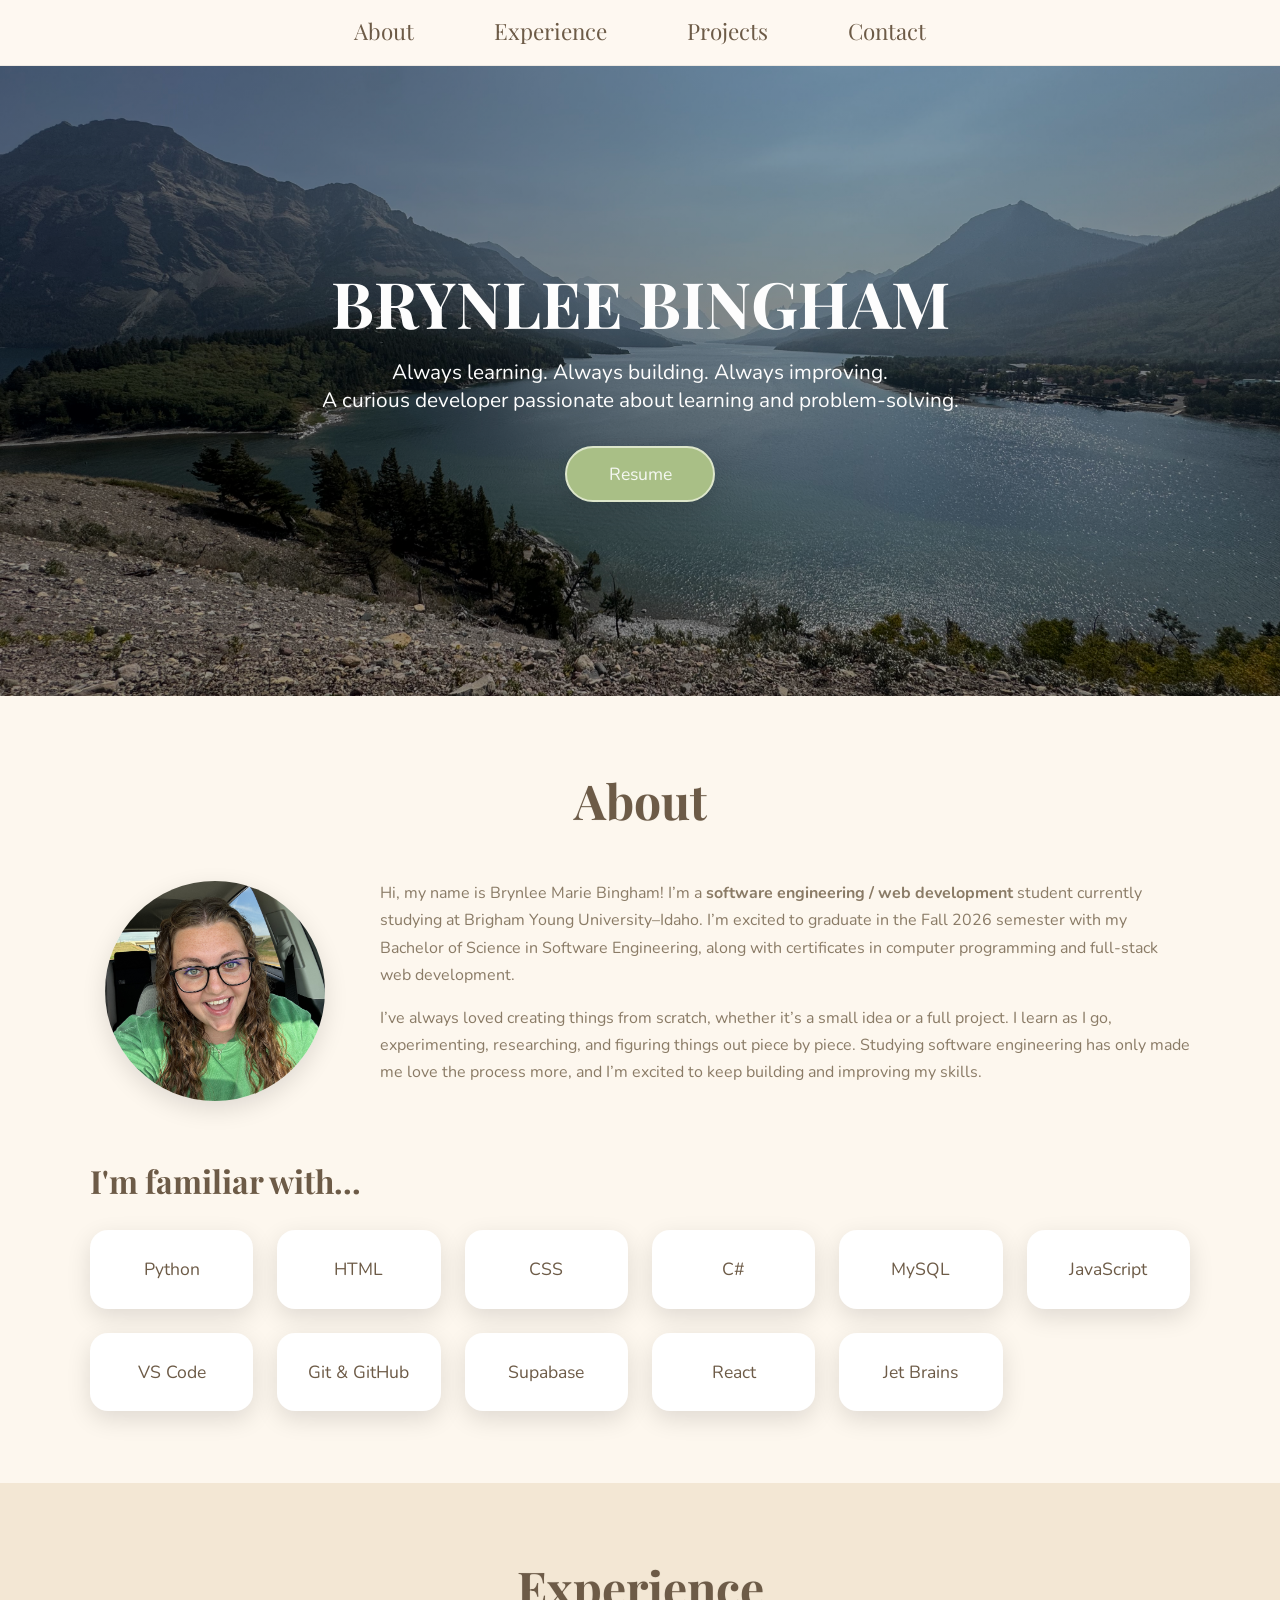
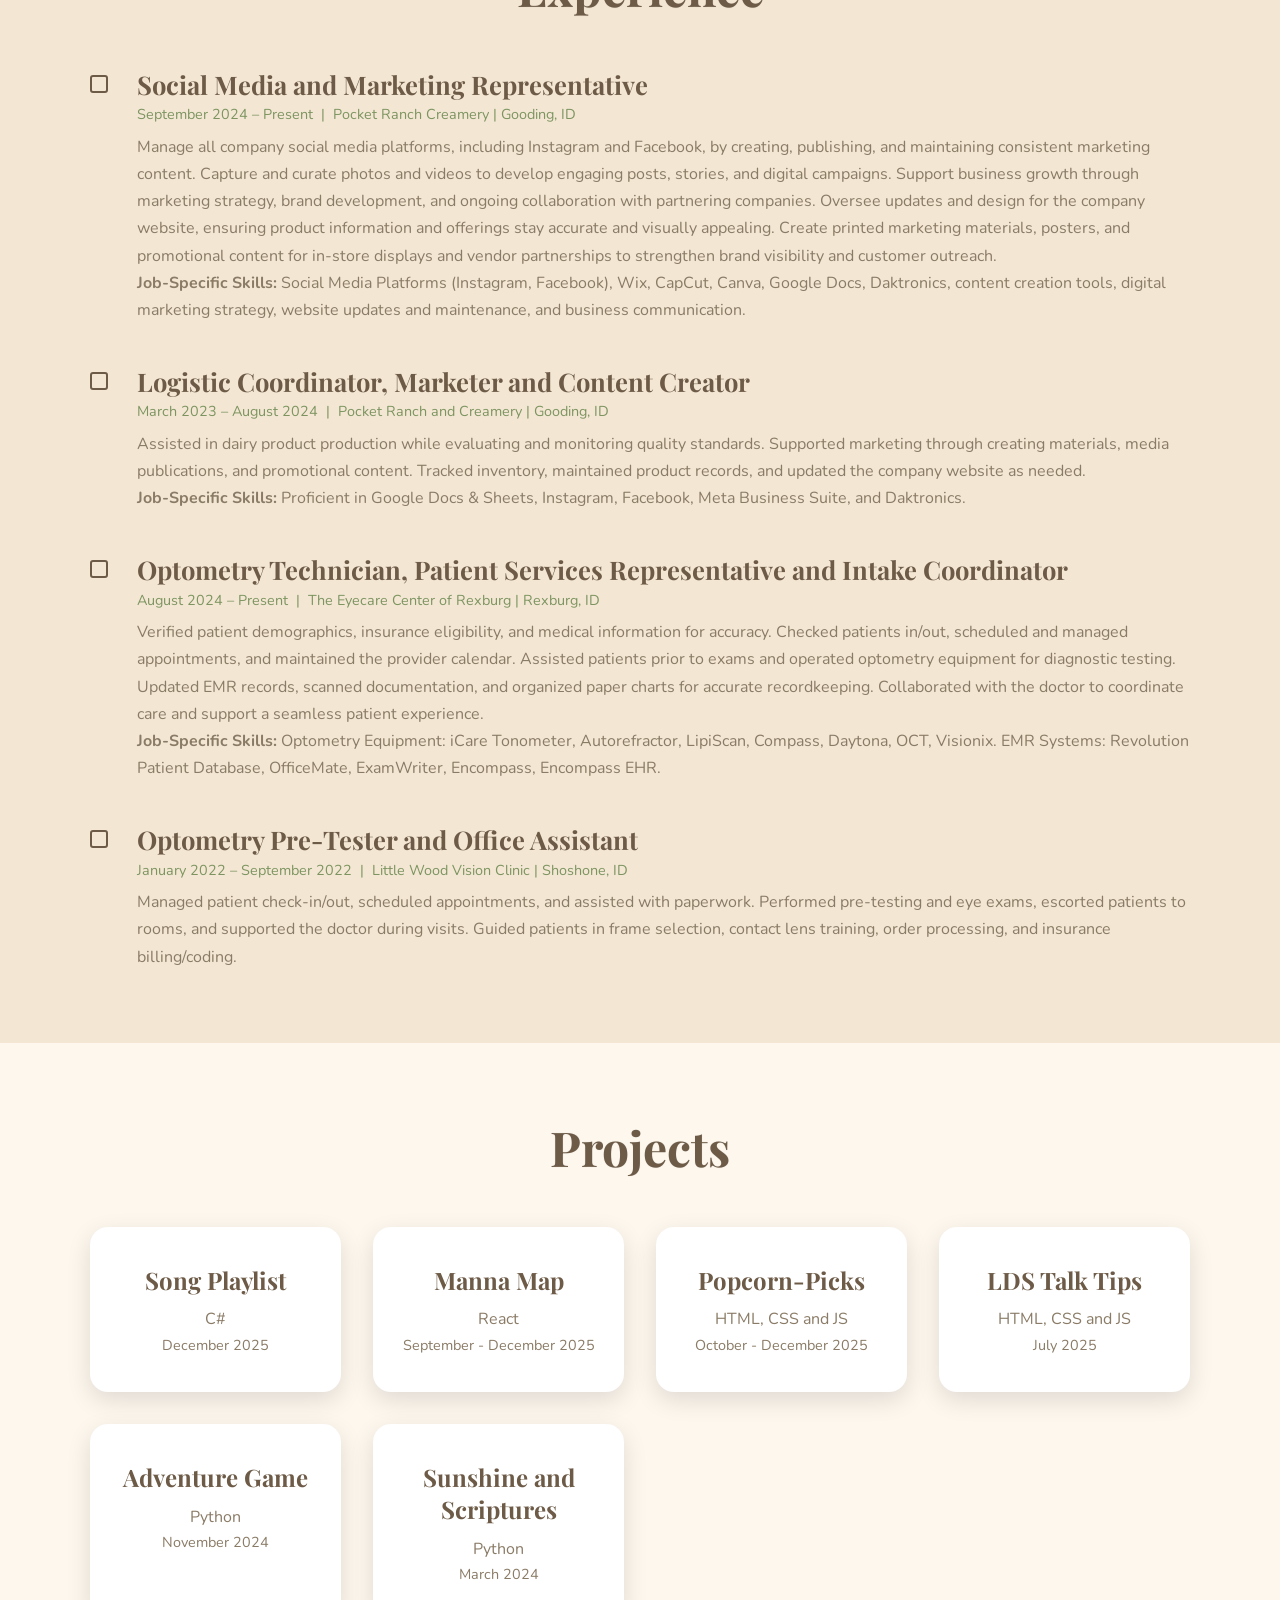
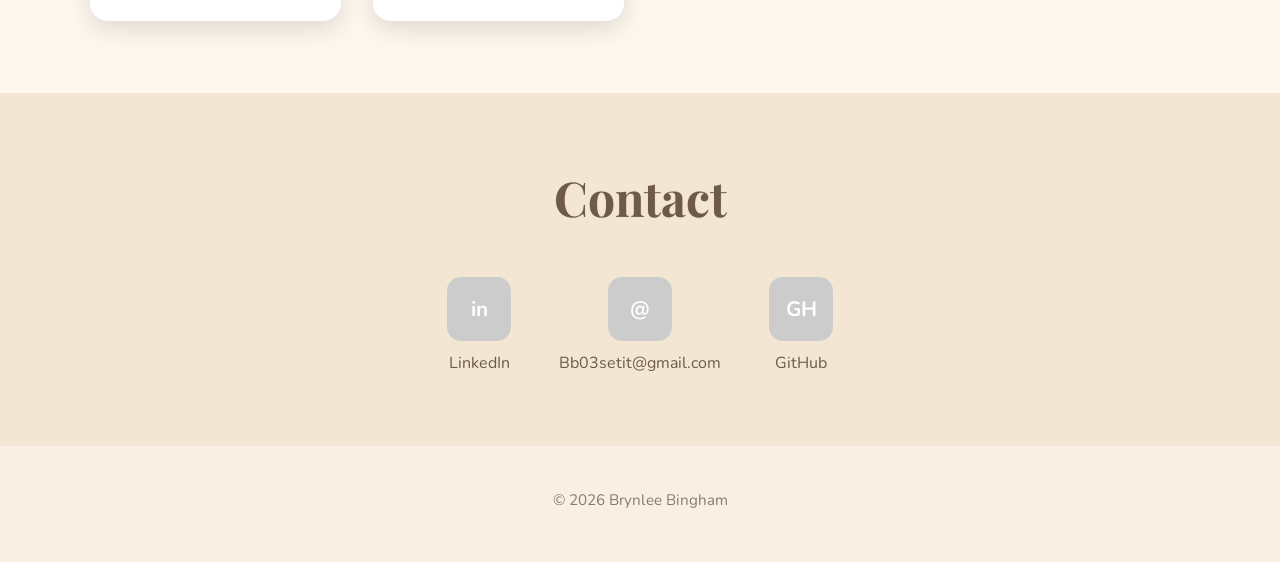
<file: portfolio website/index.html>
<!DOCTYPE html>
<html lang="en">
  <head>
    <meta charset="UTF-8" />
    <title>Brynlee Bingham | Portfolio</title>

    <meta name="viewport" content="width=device-width, initial-scale=1.0" />
    <meta
      name="description"
      content="Personal portfolio for Brynlee Bingham, showcasing experience, projects, and contact info."
    />

    <link
      href="https://fonts.googleapis.com/css2?family=Playfair+Display:wght@400;500;600&family=Nunito:wght@300;400;500;600&display=swap"
      rel="stylesheet"
    /> 

    <link rel="stylesheet" href="styles.css" />
  </head>
  <body>
<!-- this is the top navigation -->
    <header class="top-nav">
      <nav class="nav-inner">
      <!-- these are the top links that scroll through the page -->
        <a href="#about" class="nav-link active">About</a>
        <a href="#experience" class="nav-link">Experience</a>
        <a href="#projects" class="nav-link">Projects</a>
        <a href="#contact" class="nav-link">Contact</a>
      </nav>
    </header>

    <main>
      <!-- hero section and bk gd img -->
      <section id="hero" class="hero">
       <!-- the bk gd photo is in the css under .hero -->
        <div class="hero-overlay">
          <h1 class="hero-name">BRYNLEE BINGHAM</h1>

          <!-- edited it and added a second line -->
          <p class="hero-tagline">
            Always learning. Always building. Always improving.
            <br>A curious developer passionate about learning and problem-solving.
          </p>

          <!-- I need to link this to my resume button pdf -->
          <a href="#" class="hero-button">
            Resume
          </a>
        </div>
      </section>

      <!-- about section of the website -->
      <section id="about" class="section section-light">
        <div class="section-inner">
          <h2 class="section-title">About</h2>

          <div class="about-main">
            <!-- i put my profile pic in -->
            <div class="about-photo-wrapper">
              <img
                src="bingdawg.jpeg"
                alt="my profile pic"
                class="about-photo"
              />
            </div>

            <div class="about-text">
            <!-- my about paragraphs -->
              <p>
                Hi, my name is Brynlee Marie Bingham! I’m a <strong>software 
                    engineering / web development</strong> student currently 
                    studying at Brigham Young University–Idaho. I’m excited 
                    to graduate in the Fall 2026 semester with my Bachelor of 
                    Science in Software Engineering, along with certificates 
                    in computer programming and full-stack web development.

              </p>
              <p>
                I’ve always loved creating things from scratch, 
                whether it’s a small idea or a full project. I learn 
                as I go, experimenting, researching, and figuring 
                things out piece by piece. Studying software engineering 
                has only made me love the process more, and I’m excited 
                to keep building and improving my skills.
              </p>
            </div>
          </div>

          <!-- ========== SKILLS / TOOLS GRID ========== -->
          <div class="skills-section">
            <h3 class="skills-heading">I'm familiar with...</h3>

            <!-- these are the skills "im familiar with..." little boxes, I can change these anytime -->
            <div class="skills-grid">
              <div class="skill-card">
                <span class="skill-name">Python</span>
              </div>
              <div class="skill-card">
                <span class="skill-name">HTML</span>
              </div>
              <div class="skill-card">
                <span class="skill-name">CSS</span>
              </div>
              <div class="skill-card">
                <span class="skill-name">C#</span>
              </div>
              <div class="skill-card">
                <span class="skill-name">MySQL</span>
              </div>
              <div class="skill-card">
                <span class="skill-name">JavaScript</span>
              </div>
              <div class="skill-card">
                <span class="skill-name">VS Code</span>
              </div>
              <div class="skill-card">
                <span class="skill-name">Git &amp; GitHub</span>
              </div>
              <div class="skill-card">
                <span class="skill-name">Supabase</span>
              </div>
              <div class="skill-card">
                <span class="skill-name">React</span>
              </div>
              <div class="skill-card">
                <span class="skill-name">Jet Brains</span>
              </div>
            </div>
          </div>
        </div>
      </section>

     <!-- my experience section, kinda like my past jobs -->
     <section id="experience" class="section section-medium">
        <div class="section-inner">
          <h2 class="section-title">Experience</h2>
      
          <div class="experience-list">
      
            <!-- Current job: Social Media and Marketing Representative -->
            <article class="experience-item">
                <div class="experience-bullet"></div>
                <div class="experience-content">
                <h3 class="experience-role">Social Media and Marketing Representative</h3>
            
                <p class="experience-meta">
                    September 2024 – Present &nbsp;|&nbsp; Pocket Ranch Creamery | Gooding, ID
                </p>
                <p class="experience-description">
                    Manage all company social media platforms, including Instagram and Facebook, by creating, publishing, and maintaining consistent marketing content. Capture and curate photos and videos to develop engaging posts, stories, and digital campaigns. Support business growth through marketing strategy, brand development, and ongoing collaboration with partnering companies.                     Oversee updates and design for the company website, ensuring product information and offerings stay accurate and visually appealing. Create printed marketing materials, posters, and promotional content for in-store displays and vendor partnerships to strengthen brand visibility and customer outreach.

                </p>
                <p class="experience-description">
                    <strong>Job-Specific Skills:</strong>
                    Social Media Platforms (Instagram, Facebook), Wix, CapCut, Canva, Google Docs, Daktronics, content creation tools, digital marketing strategy, website updates and maintenance, and business communication.
                </p>
                </div>
            </article>
  
            <!-- Job 2: Logistic Coordinator, Marketer and Content Creator, right after mission  -->
            <article class="experience-item">
              <div class="experience-bullet"></div>
              <div class="experience-content">
                <h3 class="experience-role">Logistic Coordinator, Marketer and Content Creator</h3>
      
                <p class="experience-meta">
                  March 2023 – August 2024 &nbsp;|&nbsp; Pocket Ranch and Creamery | Gooding, ID
                </p>
      
                <p class="experience-description">
                  Assisted in dairy product production while evaluating and monitoring quality standards. 
                  Supported marketing through creating materials, media publications, and promotional content. 
                  Tracked inventory, maintained product records, and updated the company website as needed.
                </p>
      
                <p class="experience-description">
                  <strong>Job-Specific Skills:</strong>  
                  Proficient in Google Docs &amp; Sheets, Instagram, Facebook, Meta Business Suite, and Daktronics.
                </p>
              </div>
            </article>
      
            <!-- Job 3: Optometry Technician, Patient Services Representative and Intake Coordinator, The EyeCare Center -->
            <article class="experience-item">
              <div class="experience-bullet"></div>
              <div class="experience-content">
                <h3 class="experience-role">Optometry Technician, Patient Services Representative and Intake Coordinator</h3>
      
                <p class="experience-meta">
                  August 2024 – Present &nbsp;|&nbsp; The Eyecare Center of Rexburg | Rexburg, ID
                </p>
      
                <p class="experience-description">
                  Verified patient demographics, insurance eligibility, and medical information for accuracy.  
                  Checked patients in/out, scheduled and managed appointments, and maintained the provider calendar.  
                  Assisted patients prior to exams and operated optometry equipment for diagnostic testing.  
                  Updated EMR records, scanned documentation, and organized paper charts for accurate recordkeeping.  
                  Collaborated with the doctor to coordinate care and support a seamless patient experience.
                </p>
      
                <p class="experience-description">
                  <strong>Job-Specific Skills:</strong>  
                  Optometry Equipment: iCare Tonometer, Autorefractor, LipiScan, Compass, Daytona, OCT, Visionix.  
                  EMR Systems: Revolution Patient Database, OfficeMate, ExamWriter, Encompass, Encompass EHR.
                </p>
              </div>
            </article>
      
            <!-- Job 4: Optometry Pre-Tester and Office Assistant: Little Wood -->
            <article class="experience-item">
              <div class="experience-bullet"></div>
              <div class="experience-content">
                <h3 class="experience-role">Optometry Pre-Tester and Office Assistant</h3>
      
                <p class="experience-meta">
                  January 2022 – September 2022 &nbsp;|&nbsp; Little Wood Vision Clinic | Shoshone, ID
                </p>
      
                <p class="experience-description">
                  Managed patient check-in/out, scheduled appointments, and assisted with paperwork.  
                  Performed pre-testing and eye exams, escorted patients to rooms, and supported the doctor during visits.  
                  Guided patients in frame selection, contact lens training, order processing, and insurance billing/coding.
                </p>
              </div>
            </article>
      
          </div>
        </div>
      </section>


      <!-- this section is for all of the projects I have done -->
      <section id="projects" class="section section-light">
        <div class="section-inner">
          <h2 class="section-title">Projects</h2>

          <!--
            TODO: Each .project-card is one project.
            Change the title, tech, and date.
            You can add links or more info if you want.
          -->
          <div class="projects-grid">
            <article class="project-card">
              <h3 class="project-title">Song Playlist</h3>
              <p class="project-tech">C#</p>
              <p class="project-date">December 2025</p>
            </article>

            <article class="project-card">
              <h3 class="project-title">Manna Map</h3>
              <p class="project-tech">React</p>
              <p class="project-date"> September - December 2025</p>
            </article>

            <article class="project-card">
              <h3 class="project-title">Popcorn-Picks</h3>
              <p class="project-tech">HTML, CSS and JS</p>
              <p class="project-date">October - December 2025</p>
            </article>

            <article class="project-card">
              <h3 class="project-title">LDS Talk Tips</h3>
              <p class="project-tech">HTML, CSS and JS</p>
              <p class="project-date">July 2025</p>
            </article>

            <article class="project-card">
              <h3 class="project-title">Adventure Game</h3>
              <p class="project-tech">Python</p>
              <p class="project-date">November 2024</p>
            </article>

            <article class="project-card">
              <h3 class="project-title">Sunshine and Scriptures</h3>
              <p class="project-tech">Python</p>
              <p class="project-date">March 2024</p>
            </article>
            
          </div>
        </div>
      </section>

      <!-- this is the contanct me section! -->
      <section id="contact" class="section section-medium">
        <div class="section-inner">
          <h2 class="section-title">Contact</h2>

        <!-- these are for the bottom links, gotta fix them... -->
          <div class="contact-items">
            <div class="contact-item">
              <div class="contact-icon-placeholder">in</div>
              <a
                href="hhttps://www.linkedin.com/in/brynlee-bingham-713a44330/"
                target="_blank"
                rel="noreferrer"
                class="contact-label"
              >
                LinkedIn
              </a>
            </div>

            <div class="contact-item">
              <div class="contact-icon-placeholder">@</div>
              <a href="Bb03setit@gmail.com" class="contact-label">
                Bb03setit@gmail.com
              </a>
            </div>

            <div class="contact-item">
              <div class="contact-icon-placeholder">GH</div>
              <a
                href="https://github.com/Brynbing03"
                target="_blank"
                rel="noreferrer"
                class="contact-label"
              >
                GitHub
              </a>
            </div>
          </div>
        </div>
      </section>
    </main>

<!-- footer bby -->
    <footer class="footer">
      <p>&copy; <span id="year"></span> Brynlee Bingham</p>
    </footer>

    <script src="script.js"></script>
  </body>
</html>
</file>
<file: portfolio website/styles.css>
:root {
    --bg-light: #fdf7ee;
    --bg-medium: #f3e7d4;
    --text-main: #6d5b47;
    --text-muted: #8a7b66;
    --accent: #a9bf86; /* soft green */
    --accent-dark: #7d9460;
  
    --shadow-soft: 0 8px 25px rgba(0, 0, 0, 0.12);
    --radius-card: 18px;
  }
  
  *,
  *::before,
  *::after {
    box-sizing: border-box;
  }
  
  html {
    scroll-behavior: smooth;
  }
  
  body {
    margin: 0;
    font-family: "Nunito", system-ui, -apple-system, BlinkMacSystemFont, sans-serif;
    background-color: var(--bg-light);
    color: var(--text-main);
  }
  
  .section {
    padding: 4.5rem 1.5rem;
  }
  
  .section-light {
    background-color: var(--bg-light);
  }
  
  .section-medium {
    background-color: var(--bg-medium);
  }
  
  .section-inner {
    max-width: 1100px;
    margin: 0 auto;
  }
  
  .section-title {
    font-family: "Playfair Display", serif;
    font-size: 3rem;
    margin: 0 0 3rem;
    text-align: center;
    color: var(--text-main);
    /* Outline-ish feel like original */
    text-shadow: 0 0 1px rgba(0, 0, 0, 0.18);
  }
  
/* top navigation bar */
  
  .top-nav {
    position: sticky;
    top: 0;
    z-index: 999;
    background-color: #fef8f1ec;
    border-bottom: 1px solid rgba(0, 0, 0, 0.06);
    backdrop-filter: blur(10px);
  }
  
  .nav-inner {
    max-width: 700px;
    margin: 0 auto;
    display: flex;
    justify-content: space-around;
    padding: 1rem 1.5rem;
  }
  
  .nav-link {
    font-family: "Playfair Display", serif;
    font-size: 1.4rem;
    text-decoration: none;
    color: var(--text-main);
    position: relative;
    padding-bottom: 0.2rem;
  }
  
  .nav-link:hover {
    color: var(--accent-dark);
  }
  
  .nav-link.active {
    color: var(--accent-dark);
  }
  
  .nav-link.active::after {
    content: "";
    position: absolute;
    left: 0;
    right: 0;
    bottom: 0;
    height: 3px;
    border-radius: 999px;
    background-color: var(--accent);
  }
  
  /* hero part */
  
  .hero {
    height: 70vh;
    min-height: 420px;
    position: relative;
    display: flex;
    align-items: center;
    justify-content: center;
  
    background-image: url("canada.jpeg");
    background-size: cover;
    background-position: center;
  }
  
  .hero::before {
    content: "";
    position: absolute;
    inset: 0;
    background: linear-gradient(
      to bottom,
      rgba(0, 0, 0, 0.35),
      rgba(0, 0, 0, 0.4)
    );
  }
  
  .hero-overlay {
    position: relative;
    text-align: center;
    color: #fdfdfd;
    padding: 0 1.5rem;
  }
  
  .hero-name {
    font-family: "Playfair Display", serif;
    font-size: clamp(3rem, 5vw, 4.5rem);
    margin: 0 0 0.8rem;
  }
  
  .hero-tagline {
    font-size: 1.3rem;
    margin: 0 0 2rem;
  }
  
  .hero-button {
    display: inline-block;
    padding: 0.9rem 2.6rem;
    border-radius: 999px;
    background-color: var(--accent);
    color: #f5f8f2;
    text-decoration: none;
    font-size: 1.1rem;
    border: 2px solid #dde6cb;
    box-shadow: var(--shadow-soft);
  }
  
  .hero-button:hover {
    background-color: var(--accent-dark);
  }
  
 /* about section */
  .about-main {
    display: grid;
    grid-template-columns: minmax(0, 250px) minmax(0, 1fr);
    gap: 2.5rem;
    align-items: center;
    margin-bottom: 3.5rem;
  }
  
  .about-photo-wrapper {
    display: flex;
    justify-content: center;
  }
  
  .about-photo {
    width: 220px;
    height: 220px;
    border-radius: 50%;
    object-fit: cover;
    box-shadow: var(--shadow-soft);
  }
  
  .about-text p {
    margin-top: 0;
    margin-bottom: 1rem;
    line-height: 1.7;
    color: var(--text-muted);
  }
  
  /* Skills section */
  .skills-section {
    margin-top: 1rem;
  }
  
  .skills-heading {
    font-family: "Playfair Display", serif;
    font-size: 2rem;
    margin-bottom: 1.8rem;
    text-align: left;
  }
  
  .skills-grid {
    display: grid;
    grid-template-columns: repeat(auto-fit, minmax(150px, 1fr));
    gap: 1.5rem;
  }
  
  .skill-card {
    background-color: #ffffff;
    border-radius: var(--radius-card);
    padding: 1.7rem 1.3rem;
    box-shadow: var(--shadow-soft);
    display: flex;
    align-items: center;
    justify-content: center;
  }
  
  .skill-name {
    font-size: 1.1rem;
    color: var(--text-main);
  }
  
 /* experience section */
  .experience-list {
    display: flex;
    flex-direction: column;
    gap: 2.5rem;
  }
  
  .experience-item {
    display: grid;
    grid-template-columns: 28px minmax(0, 1fr);
    gap: 1.2rem;
  }
  
  .experience-bullet {
    width: 18px;
    height: 18px;
    border-radius: 3px;
    border: 2px solid var(--text-main);
    margin-top: 8px;
  }
  
  .experience-role {
    font-family: "Playfair Display", serif;
    font-size: 1.6rem;
    margin: 0 0 0.2rem;
  }
  
  .experience-meta {
    margin: 0 0 0.6rem;
    font-size: 0.9rem;
    color: var(--accent-dark);
  }
  
  .experience-description {
    margin: 0;
    line-height: 1.7;
    color: var(--text-muted);
  }
  
/* this is the projects section*/
  .projects-grid {
    display: grid;
    grid-template-columns: repeat(auto-fit, minmax(210px, 1fr));
    gap: 2rem;
  }
  
  .project-card {
    background-color: #ffffff;
    border-radius: var(--radius-card);
    box-shadow: var(--shadow-soft);
    padding: 2.3rem 1.7rem;
    text-align: center;
  }
  
  .project-title {
    font-family: "Playfair Display", serif;
    font-size: 1.5rem;
    margin: 0 0 0.8rem;
    color: var(--text-main);
  }
  
  .project-tech {
    margin: 0;
    font-size: 1rem;
    color: var(--text-muted);
  }
  
  .project-date {
    margin: 0.3rem 0 0;
    font-size: 0.9rem;
    color: var(--text-muted);
  }
  
/* contact at the bottom styling */
  .contact-items {
    display: flex;
    flex-wrap: wrap;
    justify-content: center;
    gap: 3rem;
    margin-top: 1.5rem;
  }
  
  .contact-item {
    display: flex;
    flex-direction: column;
    align-items: center;
    gap: 0.7rem;
  }
  
  .contact-icon-placeholder {
    width: 64px;
    height: 64px;
    border-radius: 14px;
    background-color: #cccccc;
    display: flex;
    align-items: center;
    justify-content: center;
    font-weight: 700;
    font-size: 1.3rem;
    color: #ffffff;
  }
  
  .contact-label {
    text-decoration: none;
    color: var(--text-main);
  }
  
  .contact-label:hover {
    text-decoration: underline;
  }
  
/* footer */
  .footer {
    text-align: center;
    padding: 1.8rem 1rem 2.3rem;
    font-size: 0.95rem;
    color: var(--text-muted);
    background-color: #f9f0e5;
  }
  
/* i made it so it would work on different screen sizes */
  @media (max-width: 800px) {
    .about-main {
      grid-template-columns: minmax(0, 1fr);
      text-align: center;
    }
  
    .skills-heading {
      text-align: center;
    }
  
    .experience-item {
      grid-template-columns: 24px minmax(0, 1fr);
    }
  }
  
  @media (max-width: 600px) {
    .nav-inner {
      padding-inline: 1rem;
      justify-content: space-between;
    }
  
    .nav-link {
      font-size: 1.1rem;
    }
  
    .section-title {
      font-size: 2.4rem;
    }
  }
</file>
